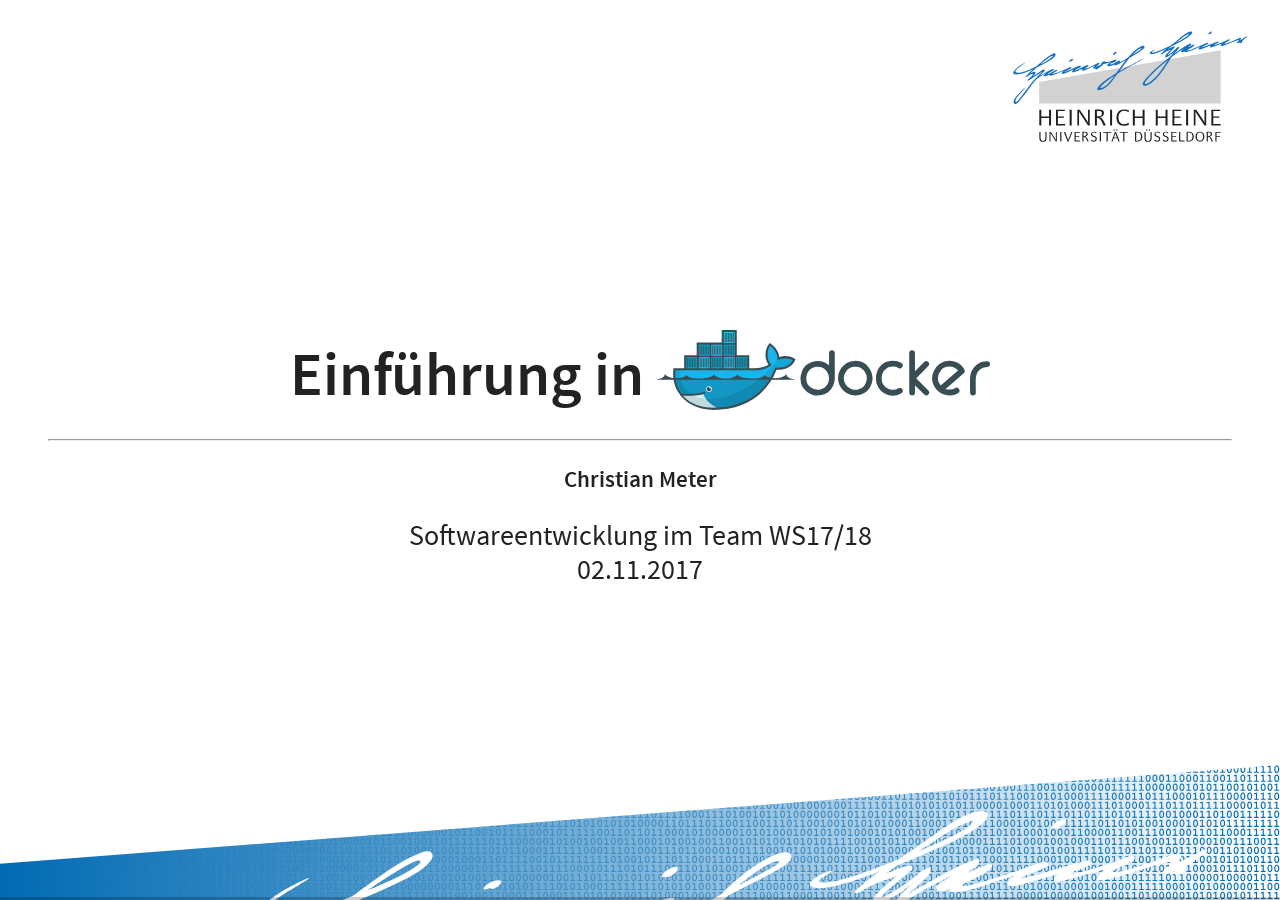
<file: index.html>
<!doctype html>
<html>
<head>
  <meta charset="utf-8">
  <meta name="viewport" content="width=device-width, initial-scale=1.0, maximum-scale=1.0, user-scalable=no">

  <title>Einführung in Docker</title>

  <link rel="stylesheet" href="reveal.js/css/reveal.css">
  <!-- Theme used for syntax highlighting of code -->
  <link rel="stylesheet" href="reveal.js/lib/css/github.css">

  <link rel="stylesheet" href="css/theme/hhu/hhu.css">

  <!-- Printing and PDF exports -->
  <script>
      var link = document.createElement('link');
      link.rel = 'stylesheet';
      link.type = 'text/css';
      link.href = window.location.search.match(/print-pdf/gi) ? 'reveal.js/css/print/pdf.css' : 'reveal.js/css/print/paper.css';
      document.getElementsByTagName('head')[0].appendChild(link);
  </script>

  <style>
    .bg-blue {
      background-color: #176fc1;
    }

    .bg-red {
      background-color: #be0a26;
    }

    .bg-green {
      background-color: #97bf0d;
    }

    .bg-grey {
      background-color: #d9dadb;
    }

    .box-white {
      background-color: white;
      border: 0.5px solid #176fc1 !important;
    }
  </style>
</head>
<body>
<div class="reveal">
  <div id="logo">
    <object data="css/theme/hhu/img/unilogo.svg" type="image/svg+xml"></object>
  </div>
  <header><span></span></header>
  <div id="slidenumber"></div>

  <div class="slides">
    <section data-state="footer">
      <div id="title">
        <h3>Einführung in <img src="img/docker_horizontal.svg"
                               style="height: 1.3em;line-height:1.5em;margin-bottom: -12px;"></h3>
        <hr/>
        <p style="font-size: 0.5em;">
          <strong>Christian Meter</strong><br>
        </p>
        <small>
          Softwareentwicklung im Team WS17/18<br>
          02.11.2017
        </small>
      </div>
    </section>

    <section data-state="motivation">
      <style>.motivation header span:after {
        content: "Motivation";
      } </style>

      <p><strong>Szenario: Wir entwickeln einen Webservice</strong></p>
      <p>Dafür benötigen wir einen "klassischen" Webstack:</p>
      <ul>
        <li>Webserver</li>
        <li>Laufzeitumgebung</li>
        <li>Datenbank</li>
        <li>Cache</li>
      </ul>
    </section>

    <section data-state="motivation">
      <img src="img/LEMP_tutorial.png" alt="" style="width:500px;">
      <div>Für die Installation gibt es durchaus Anleitungen...</div>
      <small>
        <small>
          <a href="https://www.digitalocean.com/community/tutorials/how-to-install-linux-nginx-mysql-php-lemp-stack-in-ubuntu-16-04">
            https://www.digitalocean.com/community/tutorials/how-to-install-linux-nginx-mysql-php-lemp-stack-in-ubuntu-16-04
          </a>
        </small>
      </small>
    </section>

    <section data-state="motivation">
      <img src="img/splitted-0.png" alt="" style="width: 180px;">
      <img src="img/splitted-1.png" alt="" style="width: 180px;">
      <img src="img/splitted-2.png" alt="" style="width: 180px;">
      <img src="img/splitted-3.png" alt="" style="width: 180px;">
      <div>
        ... auf handlichen (und gut gemeinten) <strong>sechs</strong> DIN A4 Seiten
      </div>
    </section>

    <section data-state="motivation">
      <p>
        <strong>Wer muss diese Tutorials lesen?</strong>
      </p>
      <div class="fragment">
        <p>Jeder Entwickler im Team</p>
        <p>Jeder Admin, der diesen Stack deployen möchte</p>
      </div>
    </section>

    <section data-state="motivation">
      <p>
        <strong>Welche Nachteile gibt es?</strong>
      </p>
      <ul class="fragment">
        <li>Redundanz</li>
        <li>Zeitaufwand</li>
        <li>Fehleranfälligkeit</li>
        <li>...</li>
      </ul>
    </section>

    <section data-state="lösungsansätze">
      <style>.lösungsansätze header span:after {
        content: "Lösungsansätze";
      } </style>

      <p>"Rezepte" für wiederkehrende Installationsschritte</p>
      <p>Virtualisierung von Entwicklungsumgebungen</p>
      <ul>
        <li>VirtualBox</li>
        <li>Vagrant</li>
        <li>Linux Containers</li>
        <li>...</li>
        <li><img src="img/docker_horizontal.svg" style="height: 1em;line-height:1.5em;margin-bottom: -4px;"></li>
      </ul>
    </section>

    <!--<section data-state="docker">-->
      <!--<style>.docker header span:after {-->
        <!--content: "Virtualisierung mit Docker";-->
      <!--} </style>-->
      <!--<p>Aufhebung externer Abhängigkeiten => Applikationen lassen sich autonom über Systeme hinweg verschieben</p>-->

      <!--<blockquote>-->
        <!--"Prior to Docker, the portability of an application or service was never guaranteed."-->
      <!--</blockquote>-->
      <!--David Messina, Docker-->
    <!--</section>-->

    <section data-state="vorstellung-docker">
      <style>.vorstellung-docker header span:after {
        content: "Vorstellung: Docker";
      } </style>

      <img src="img/docker_whale.svg" style="height: 2em;">
      <p>Open Source</p>
      <p>Erster Commit 2013: nach einem Monat 10.000 Tester</p>
      <p>2014: 2,75 Millionen Downloads</p>
      <p>2015: 100+ Millionen Downloads</p>
      <p>Heute: fast überall Standard</p>
    </section>

    <section data-state="begriffe-docker">
      <style>.begriffe-docker header span:after {
        content: "Begriffe";
      } </style>

      <strong>Container</strong>
      <p>Instanz eines Images.</p>

      <strong>Image</strong>
      <p>Fertige Umgebung, in der Code ausgeführt werden kann. Besteht aus (mehreren) Layern.</p>

      <strong>Layer</strong>
      <p>Eine Instruktion zur Erstellung eines Images.</p>
    </section>

    <section data-state="dockervsvm">
      <style>.dockervsvm header span:after {
        content: "Virtuelle Maschinen vs. Docker-Container";
      } </style>
      <img src="img/dockervsvm.png" alt="">
      <small>
        <small>
          <a href="https://www.crisp-research.com/docker-container-die-zukunft-moderner-applikationen-und-multi-cloud-deployments/">
            https://www.crisp-research.com/docker-container-die-zukunft-moderner-applikationen-und-multi-cloud-deployments/
          </a>
        </small>
      </small>
    </section>

    <section data-state="vorteile-docker">
      <style>.vorteile-docker header span:after {
        content: "Was nutzt mir das?";
      } </style>

      <p>
        <strong>Vorteile</strong>
      </p>

      <ul>
        <li style="padding-bottom: 0.5em;">Portabilität von Anwendungen
          <ul>
            <li>Lösung von Anwendung und Infrastruktur</li>
            <li>weniger Abhängigkeiten</li>
          </ul>
        </li>
        <li style="padding-bottom: 0.5em;">Einfacher
          <ul>
            <li>man muss kein Linux-Profi sein</li>
          </ul>
        </li>
        <li style="padding-bottom: 0.5em;">Weniger Sicherheitslücken
          <ul>
            <li>Minimale Images haben nur die notwendige Software</li>
            <li>... aber Kernel wird geteilt</li>
          </ul>
        </li>
      </ul>
    </section>

    <section data-state="vorteile-docker">
      <p>
        <strong>Gleiche Umgebung<br>für Development, Testing und Production</strong>
      </p>
      <img src="img/worksonmymachine_forbidden.jpg" alt="" style="height: 300px;">
    </section>

    <section data-state="systemvoraussetzungen">
      <style>.systemvoraussetzungen header span:after {
        content: "Systemvoraussetzungen";
      } </style>

      <strong>Linux</strong>
      <p>Nativer Support</p>

      <strong>macOS</strong>
      <p>Linux-Kernel über VirtualBox bereitgestellt</p>

      <strong>Windows</strong>
      <p>Win 10 Pro, Enterprise und Education.<br>Linux-Kernel per VirtualBox oder nativ per Hyper-V.</p>
      <small><a href="https://www.zim.hhu.de/services-des-zim/software/faqs-rund-um-software.html">Dreamspark FAQ der
        HHU</a></small>
    </section>

    <section data-state="demo-header">
      <style>.demo-header header span:after {
        content: "Demo";
      } </style>

      <pre><code>
                ---------------
               < Time to code! >
                ---------------
                  \
                   \
                    \
                                  ##        .
                            ## ## ##       ==
                         ## ## ## ##      ===
                     /""""""""""""""""___/ ===
                ~~~ {~~ ~~~~ ~~~ ~~~~ ~~ ~ /  ===- ~~~
                     \______ o          __/
                      \    \        __/
                        \____\______/
      </code></pre>
    </section>

    <section data-state="demo-header">
      <p>
        Teile des Codes aus der Demo-Session sind hier erreichbar:
      </p>
      <p>
        <a href="https://github.com/n2o/introduction-to-docker">
          https://github.com/n2o/introduction-to-docker
        </a>
      </p>
    </section>

    <section data-state="final">
      <style>.final header span:after {
        content: "Einführung in Docker";
      } </style>

      <h5>Was wir heute gelernt haben</h5>
      <small>
      <ul>
        <li>Probleme beim verteilten Entwickeln von Software</li>
        <li>Portabilität von Anwendungen mit <a href="https://www.docker.com/">Docker</a></li>
        <li>Komposition verschiedener Komponenten mit <a href="https://docs.docker.com/compose/install/">Docker Compose</a></li>
      </ul>
      </small>

      <div style="padding-top: 0.3em;">
        <img src="img/docker_family.png" alt="" style="width: 250px; margin-bottom: 0;">
        <br>
        <small>
          <small>
            Bild: <a
              href="https://foxutech.com/wp-content/uploads/2017/04/How-to-change-Docker-Image-default-Installation-Directory.png">foxutech.com</a>
          </small>
        </small>
      </div>

      <h6 style="padding-top: 1em;">Christian Meter<br>
      <small>
        meter@cs.uni-duesseldorf.de
      </small></h6>

    </section>

  </div>

  <script src="reveal.js/lib/js/head.min.js"></script>
  <script src="reveal.js/js/reveal.js"></script>

  <script>
      // More info https://github.com/hakimel/reveal.js#configuration
      Reveal.initialize({
          controls: false,
          history: true,
          center: true,
          // slideNumber: true,
          transition: 'fade', // none/fade/slide/convex/concave/zoom
          // More info https://github.com/hakimel/reveal.js#dependencies
          dependencies: [
              {
                  src: 'reveal.js/plugin/highlight/highlight.js', async: true, callback: function () {
                  hljs.initHighlightingOnLoad();
              }
              }
          ]
      });
  </script>
</body>
</html>
</file>
<file: reveal.js/lib/css/github.css>
/*

github.com style (c) Vasily Polovnyov <vast@whiteants.net>

*/

pre code {
    display: block;
    overflow-x: auto;
    padding: 0.5em;
    color: #333;
    background: #f8f8f8;
    -webkit-text-size-adjust: none;
}

pre .comment,
pre .diff .header,
pre .javadoc {
    color: #998;
    font-style: italic;
}

pre .keyword,
pre .css .rule .keyword,
pre .winutils,
pre .nginx .title,
pre .subst,
pre .request,
pre .status {
    color: #333;
    font-weight: bold;
}

pre .number,
pre .hexcolor,
pre .ruby .constant {
    color: #008080;
}

pre .string,
pre .tag .value,
pre .phpdoc,
pre .dartdoc,
pre .tex .formula {
    color: #d14;
}

pre .title,
pre .id,
pre .scss .preprocessor {
    color: #900;
    font-weight: bold;
}

pre .list .keyword,
pre .subst {
    font-weight: normal;
}

pre .class .title,
pre .type,
pre .vhdl .literal,
pre .tex .command {
    color: #458;
    font-weight: bold;
}

pre .tag,
pre .tag .title,
pre .rules .property,
pre .django .tag .keyword {
    color: #000080;
    font-weight: normal;
}

pre .attribute,
pre .variable,
pre .lisp .body {
    color: #008080;
}

pre .regexp {
    color: #009926;
}

pre .symbol,
pre .ruby .symbol .string,
pre .lisp .keyword,
pre .clojure .keyword,
pre .scheme .keyword,
pre .tex .special,
pre .prompt {
    color: #990073;
}

pre .built_in {
    color: #0086b3;
}

pre .preprocessor,
pre .pragma,
pre .pi,
pre .doctype,
pre .shebang,
pre .cdata {
    color: #999;
    font-weight: bold;
}

pre .deletion {
    background: #fdd;
}

pre .addition {
    background: #dfd;
}

pre .diff .change {
    background: #0086b3;
}

pre .chunk {
    color: #aaa;
}
</file>
<file: css/theme/hhu/hhu.css>
/**
 * HHU Theme, based on white theme for reveal.js
 *
 * Created by Christian Meter
 */
@import url(font/source-sans-pro/source-sans-pro.css);
section.has-dark-background, section.has-dark-background h1, section.has-dark-background h2, section.has-dark-background h3, section.has-dark-background h4, section.has-dark-background h5, section.has-dark-background h6 {
  color: #fff; }

section.present > ol > li {
  margin-bottom: 0.5em; }

.reveal .slides section .fragment.highlight-grey {
  opacity: 1;
  visibility: visible; }

.reveal .slides section .fragment.highlight-grey.visible {
  color: lightgrey; }

.reveal .slides section .fragment.highlight-blue.visible {
  color: #176fc1; }

.reveal .controls {
  bottom: 40px; }

.reveal {
  font-family: "Source Sans Pro", Helvetica, sans-serif;
  font-size: 38px;
  font-weight: normal;
  color: #222; }

::selection {
  color: #fff;
  background: #98bdef;
  text-shadow: none; }

.reveal .slides > section,
.reveal .slides > section > section {
  line-height: 1.3;
  font-weight: inherit; }

/*********************************************
 * HEADERS
 ******************************************** */
.reveal h1,
.reveal h2,
.reveal h3,
.reveal h4,
.reveal h5,
.reveal h6 {
  margin: 0 0 20px 0;
  color: #222;
  font-family: "Source Sans Pro", Helvetica, sans-serif;
  font-weight: 600;
  line-height: 1.2;
  letter-spacing: normal;
  text-shadow: none;
  word-wrap: break-word; }

.reveal h1 {
  font-size: 1.8em; }

.reveal h2 {
  font-size: 1.6em; }

.reveal h3 {
  font-size: 1.3em; }

.reveal h4 {
  font-size: 1em; }

.reveal h5 {
  font-size: 0.8em; }

.reveal h6 {
  font-size: 0.6em; }

.reveal h1 {
  text-shadow: none; }

/*********************************************
 * OTHER
 ******************************************** */
.reveal p {
  margin: 20px 0;
  line-height: 1.3; }

/* Ensure certain elements are never larger than the slide itself */
.reveal img,
.reveal video,
.reveal iframe {
  max-width: 90%;
  max-height: 90%; }

.reveal strong,
.reveal b {
  font-weight: bold; }

.reveal em {
  font-style: italic; }

.reveal ol,
.reveal dl,
.reveal ul {
  display: inline-block;
  text-align: left;
  margin: 0 0 0 1em; }

.reveal ol {
  list-style-type: decimal; }

.reveal ul {
  list-style-type: disc; }

.reveal ul ul {
  list-style-type: square; }

.reveal ul ul ul {
  list-style-type: circle; }

.reveal ul ul,
.reveal ul ol,
.reveal ol ol,
.reveal ol ul {
  display: block;
  margin-left: 40px; }

.reveal dt {
  font-weight: bold; }

.reveal dd {
  margin-left: 40px; }

.reveal q,
.reveal blockquote {
  quotes: none; }

.reveal blockquote {
  display: block;
  position: relative;
  width: 70%;
  margin: 20px auto;
  padding: 5px;
  font-style: italic;
  background: rgba(255, 255, 255, 0.05);
  box-shadow: 0px 0px 2px rgba(0, 0, 0, 0.2); }

.reveal blockquote p:first-child,
.reveal blockquote p:last-child {
  display: inline-block; }

.reveal q {
  font-style: italic; }

.reveal pre {
  display: block;
  position: relative;
  width: 90%;
  margin: 20px auto;
  text-align: left;
  font-size: 0.55em;
  font-family: monospace;
  line-height: 1.2em;
  word-wrap: break-word;
  box-shadow: 0px 0px 6px rgba(0, 0, 0, 0.3); }

.reveal code {
  font-family: monospace; }

.reveal pre code {
  display: block;
  padding: 5px;
  overflow: auto;
  max-height: 400px;
  word-wrap: normal; }

.reveal table {
  margin: auto;
  border-collapse: collapse;
  border-spacing: 0; }

.reveal table th {
  font-weight: bold; }

.reveal table th,
.reveal table td {
  text-align: left;
  padding: 0.2em 0.5em 0.2em 0.5em;
  border-bottom: 1px solid; }

.reveal table th[align="center"],
.reveal table td[align="center"] {
  text-align: center; }

.reveal table th[align="right"],
.reveal table td[align="right"] {
  text-align: right; }

.reveal table tr:last-child td {
  border-bottom: none; }

.reveal sup {
  vertical-align: super; }

.reveal sub {
  vertical-align: sub; }

.reveal small {
  display: inline-block;
  font-size: 0.6em;
  line-height: 1.2em;
  vertical-align: top; }

.reveal small * {
  vertical-align: top; }

/*********************************************
 * LINKS
 ******************************************** */
.reveal a {
  color: #176fc1;
  text-decoration: none;
  -webkit-transition: color 0.15s ease;
  -moz-transition: color 0.15s ease;
  transition: color 0.15s ease; }

.reveal a:hover {
  color: #6ca0e8;
  text-shadow: none;
  border: none; }

.reveal .roll span:after {
  color: #fff;
  background: #1a53a1; }

/*********************************************
 * IMAGES
 ******************************************** */
.reveal section img {
  margin: 15px 0px;
  background: rgba(255, 255, 255, 0.12); }

.reveal section img.plain {
  border: 0;
  box-shadow: none; }

.reveal a img {
  -webkit-transition: all 0.15s linear;
  -moz-transition: all 0.15s linear;
  transition: all 0.15s linear; }

.reveal a:hover img {
  background: rgba(255, 255, 255, 0.2);
  border-color: #176fc1;
  box-shadow: 0 0 20px rgba(0, 0, 0, 0.55); }

/*********************************************
 * NAVIGATION CONTROLS
 ******************************************** */
.reveal .controls .navigate-left,
.reveal .controls .navigate-left.enabled {
  border-right-color: #176fc1; }

.reveal .controls .navigate-right,
.reveal .controls .navigate-right.enabled {
  border-left-color: #176fc1; }

.reveal .controls .navigate-up,
.reveal .controls .navigate-up.enabled {
  border-bottom-color: #176fc1; }

.reveal .controls .navigate-down,
.reveal .controls .navigate-down.enabled {
  border-top-color: #176fc1; }

.reveal .controls .navigate-left.enabled:hover {
  border-right-color: #6ca0e8; }

.reveal .controls .navigate-right.enabled:hover {
  border-left-color: #6ca0e8; }

.reveal .controls .navigate-up.enabled:hover {
  border-bottom-color: #6ca0e8; }

.reveal .controls .navigate-down.enabled:hover {
  border-top-color: #6ca0e8; }

/*********************************************
 * GLOBAL STYLES
 ******************************************** */
body {
  background: #fff url("img/background_small_stripe.svg") no-repeat fixed bottom;
  background-size: 100% auto; }

html.footer div.slide-background.present {
  background: #fff url("img/background_stripe.svg") no-repeat fixed bottom;
  background-size: 100% auto;
  z-index: 1000; }

#logo {
  position: absolute;
  top: 0;
  right: 0;
  z-index: 1000; }
  #logo object {
    max-width: 300px; }
  @media screen and (max-width: 1250px) {
    #logo object {
      max-width: 150px; } }
  @media screen and (max-width: 650px) {
    #logo object {
      max-width: 100px; } }

header, span.header, body > div > div.slides > section.present > span {
  position: absolute;
  top: 25px;
  left: 310px;
  z-index: 500;
  color: #176fc1; }

@media screen and (max-width: 1250px) {
  header, span.header, body > div > div.slides > section.present > span {
    top: 25px;
    left: 25px; } }
@media screen and (max-width: 650px) {
  header, span.header, body > div > div.slides > section.present > span {
    height: 1em; } }
header span:after, span.header:after {
  font-size: 1.5em;
  line-height: 2em; }

@media screen and (max-width: 1250px) {
  header span:after, span.header:after {
    font-size: 1em;
    line-height: 1em; } }
@media screen and (max-width: 650px) {
  header span:after, span.header:after {
    font-size: 0.5em;
    line-height: 0.5em; } }
.slide-number {
  bottom: 5em !important; }

small {
  vertical-align: middle !important; }

img {
  border: 0; }

img.inline {
  max-width: 2em;
  margin: 0 !important;
  vertical-align: middle; }

twitterwidget {
  margin-left: auto;
  margin-right: auto; }

.text-left {
  text-align: left; }

.spacer {
  height: 2em; }

/*********************************************
 * PROGRESS BAR
 ******************************************** */
.reveal .progress {
  background: rgba(0, 0, 0, 0.2); }

.reveal .progress span {
  background: #fff;
  -webkit-transition: width 800ms cubic-bezier(0.26, 0.86, 0.44, 0.985);
  -moz-transition: width 800ms cubic-bezier(0.26, 0.86, 0.44, 0.985);
  transition: width 800ms cubic-bezier(0.26, 0.86, 0.44, 0.985); }

.highlight {
  color: #176fc1 !important; }

/*# sourceMappingURL=hhu.css.map */
</file>
